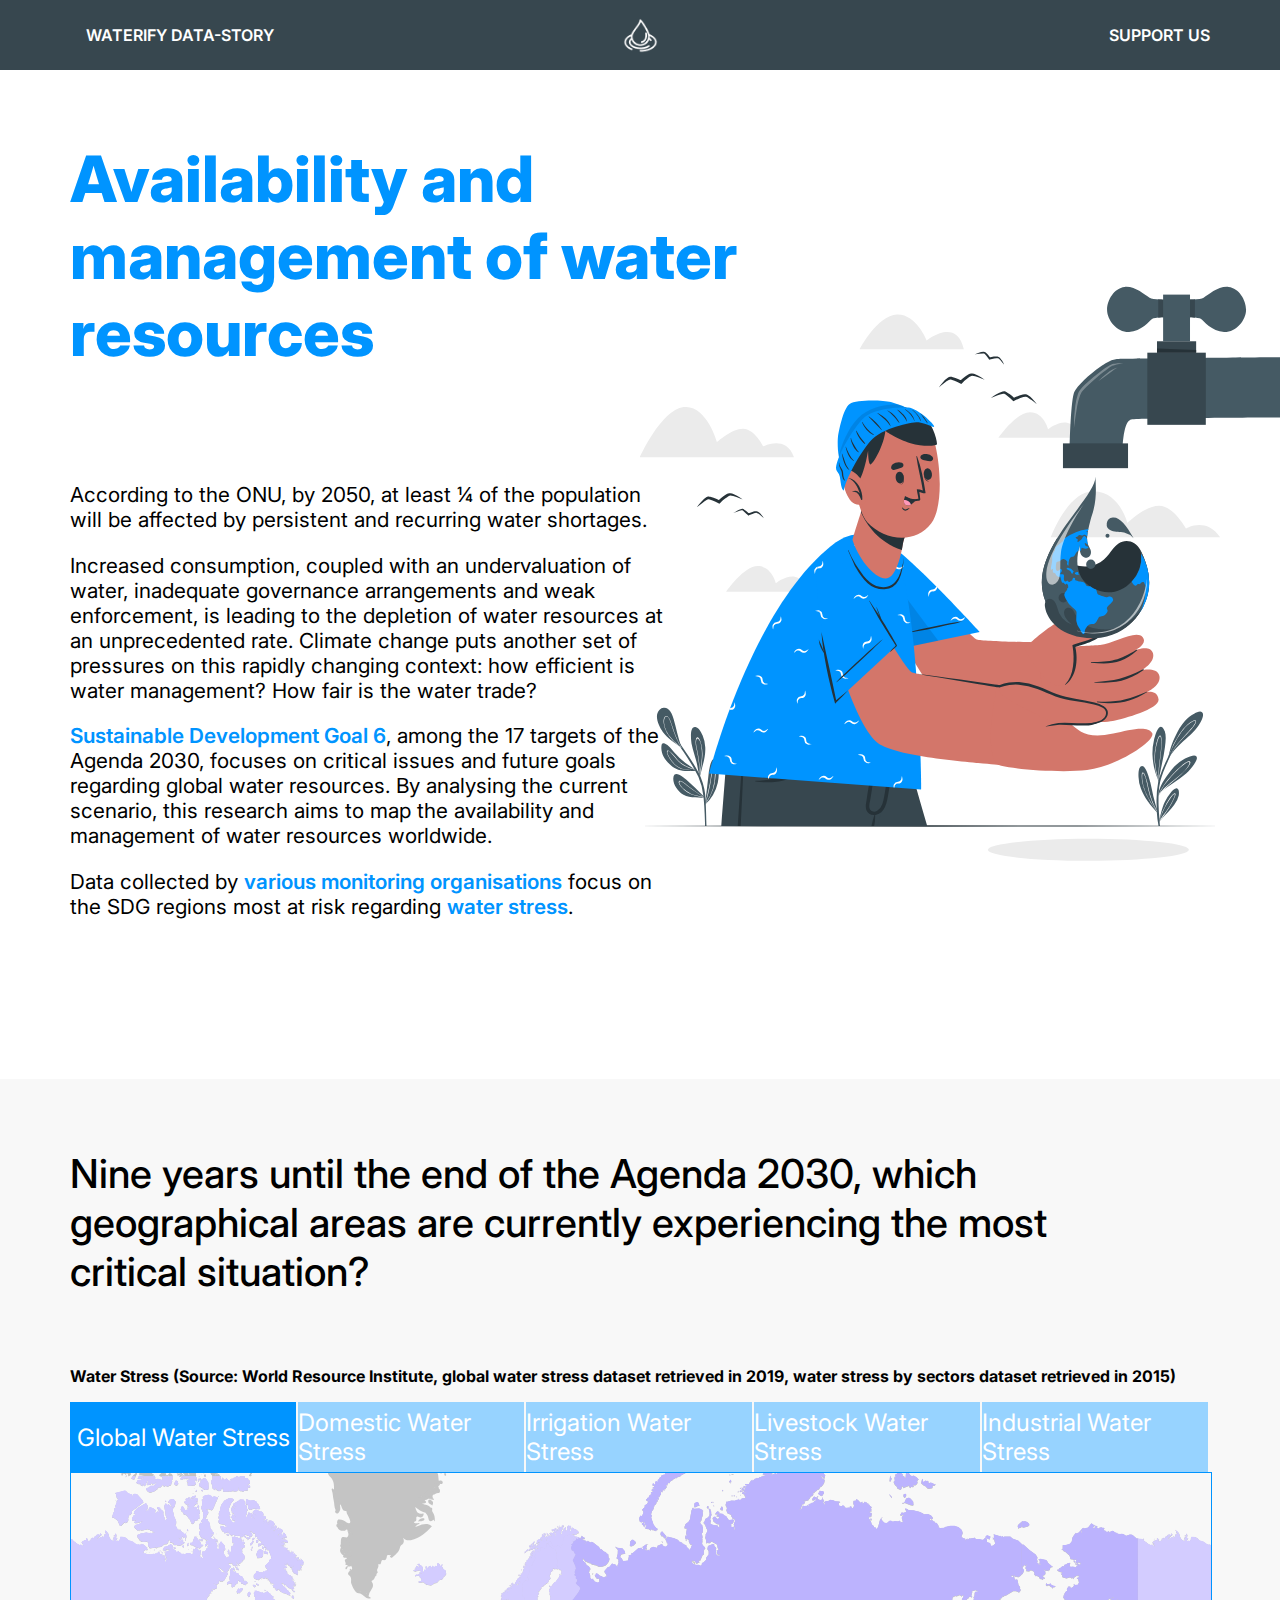
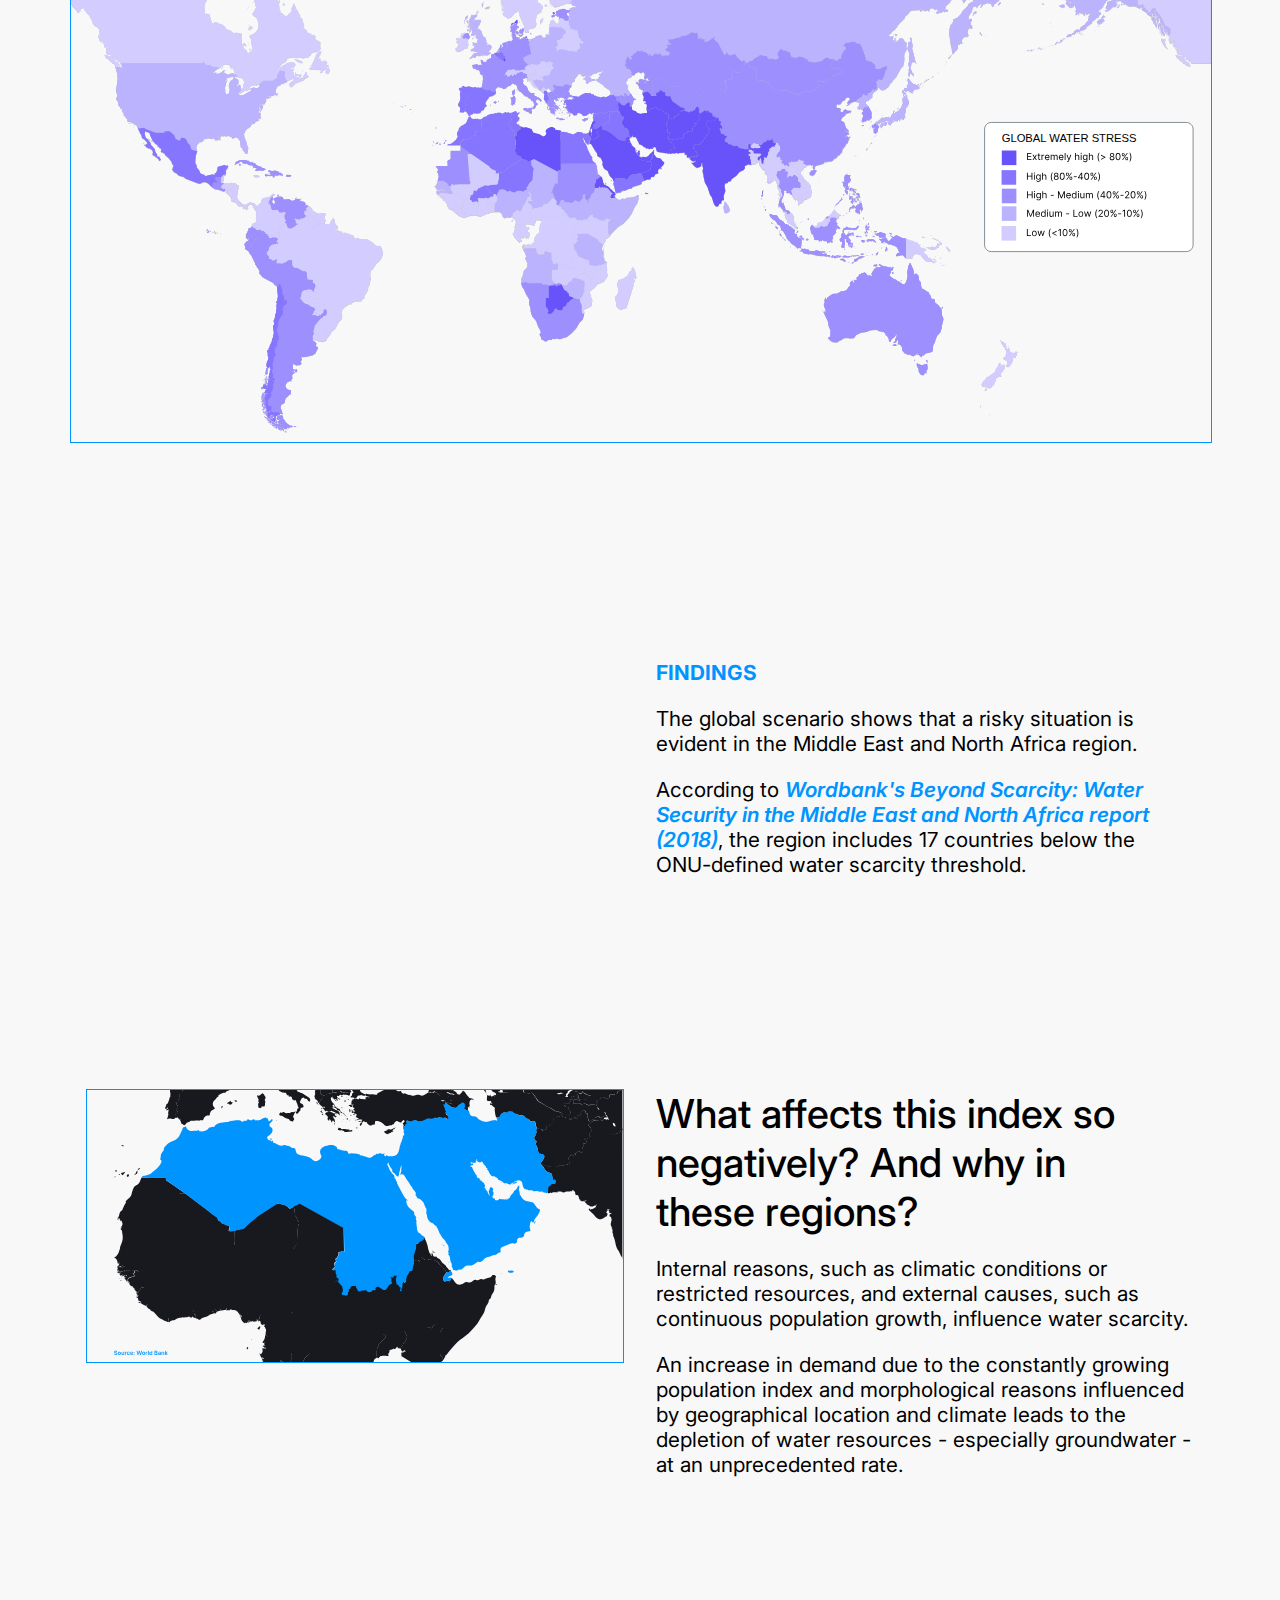
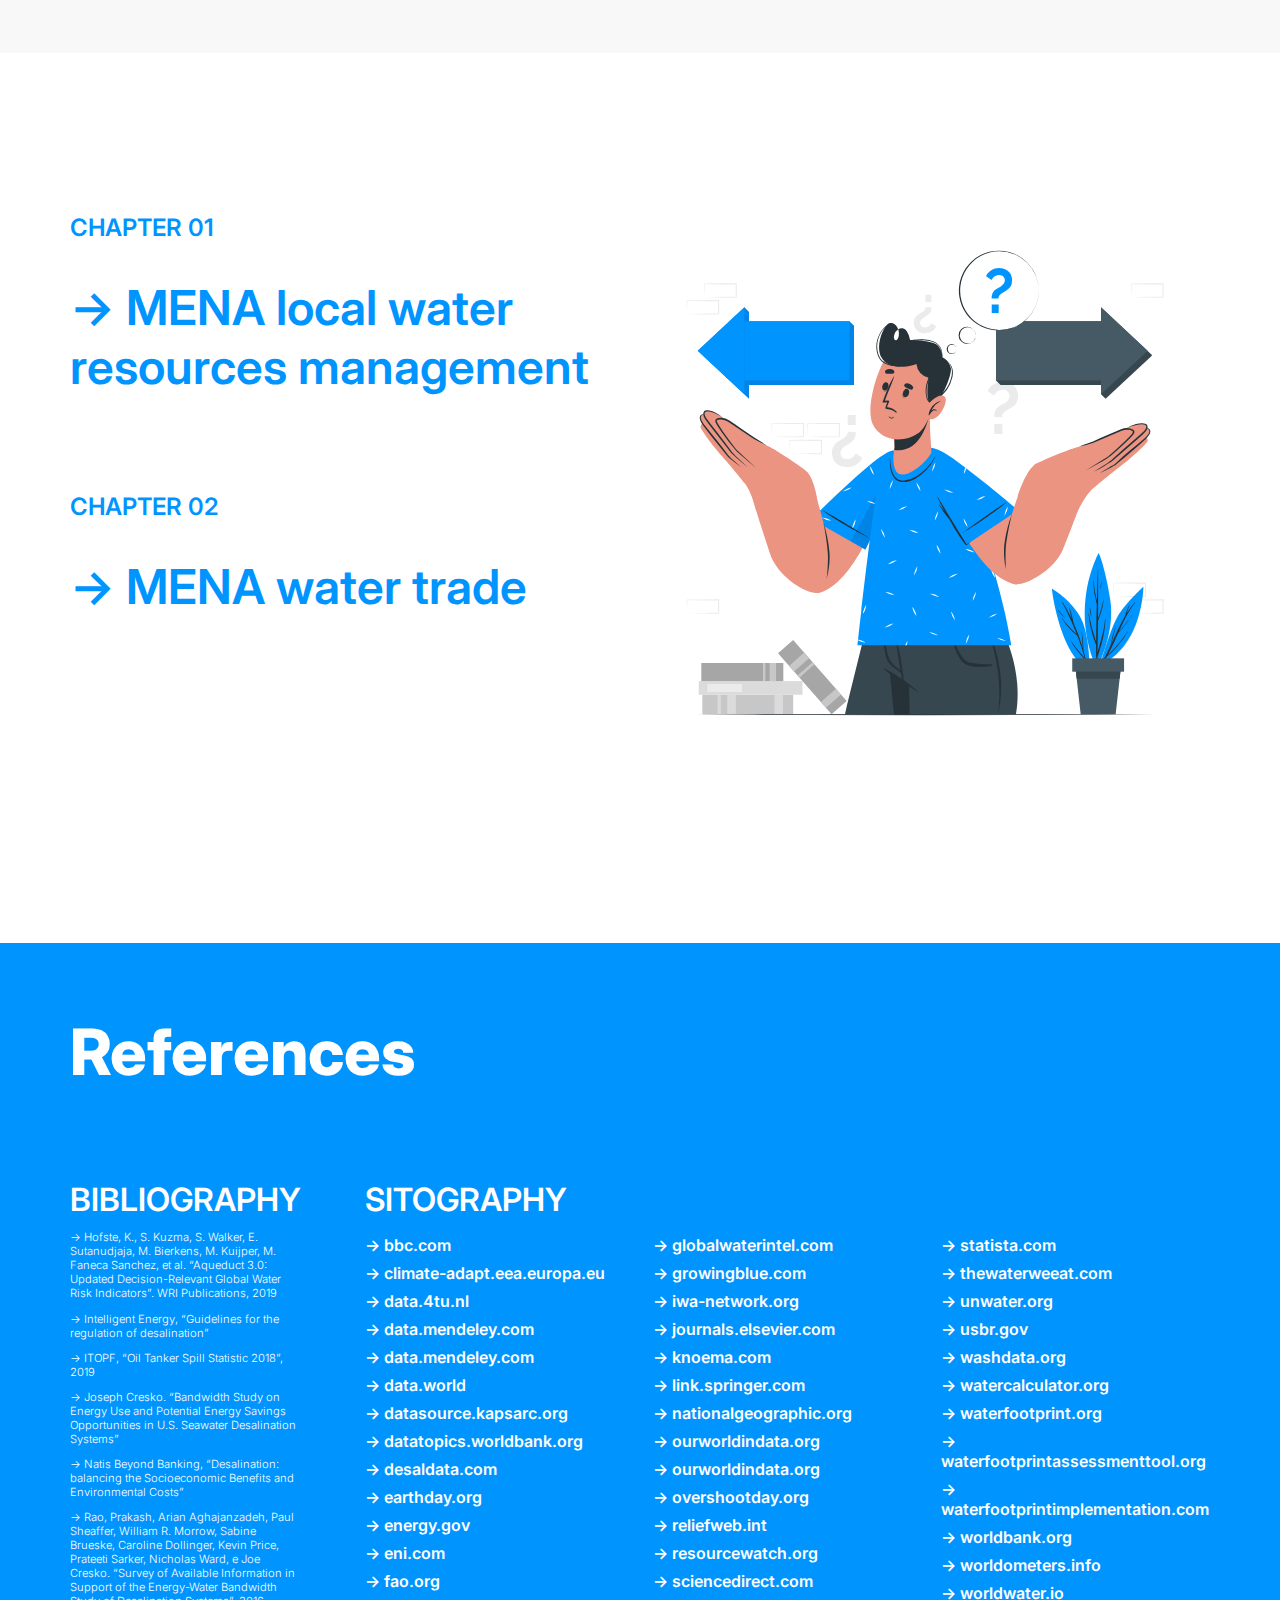
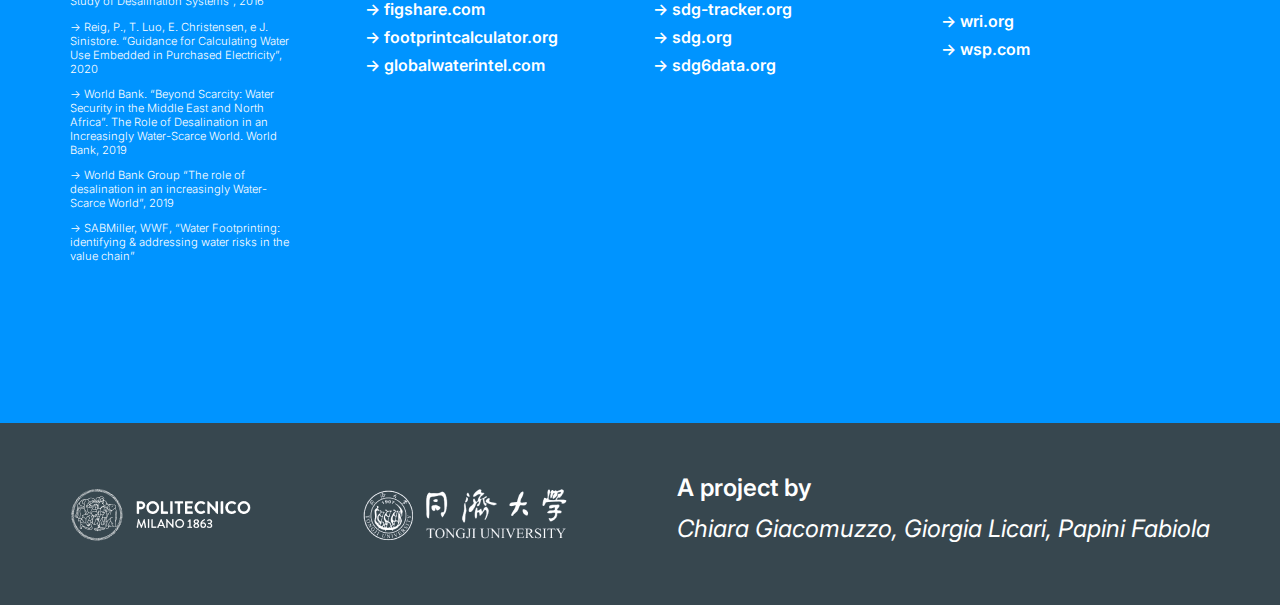
<file: index.html>
<!DOCTYPE html>
<html lang="en">
<head>
    <meta charset="UTF-8">
    <title>WATERIFY A DATA STORY</title>
    <link rel="stylesheet" href="assets/css/style.css">
    <link rel="icon" type="image/png" href="assets/media/favicon.svg"/>
    <script src="https://ajax.googleapis.com/ajax/libs/jquery/3.6.0/jquery.min.js"></script>
    <link href="https://fonts.googleapis.com/css2?family=Inter:wght@400;500;700;800&display=swap" rel="stylesheet">
</head>
<body>
<div id="error">
</div>

<div id="navbar">
    <div id="navbar-logo-container">
        <div class="navbar-logo-text-sx"><a href="index.html">WATERIFY DATA-STORY</a></div>
        <div id="navbar-logo-img"></div>
        <div class="navbar-logo-text-dx"><a target="_blank" href="https://fabpapini96.github.io/waterify/index.html">SUPPORT
            US</a></div>
    </div>
</div>

<div id="container-section">
    <section id="s1" class="section">
        <span class="section-title">Availability and management of water resources</span>
        <div class="section-content">
            <div class="semi-content">
                <p class="content-p">According to the ONU, by 2050, at least ¼ of the population will be affected by
                    persistent and recurring water shortages.</p>
                <p class="content-p">Increased consumption, coupled with an undervaluation of water, inadequate
                    governance arrangements and weak enforcement, is leading to the depletion of water resources at an
                    unprecedented rate. Climate change puts another set of pressures on this rapidly changing context:
                    how efficient is water management? How fair is the water trade?
                </p>
                <p class="content-p"><a target="_blank" href="https://sdgs.un.org/goals/goal6">Sustainable Development
                    Goal 6</a>, among the 17 targets of the Agenda 2030, focuses on
                    critical issues and future goals regarding global water resources. By analysing the current
                    scenario, this research aims to map the availability and management of water resources worldwide.
                </p>
                <p class="content-p">Data collected by <a href="#s4">various monitoring organisations</a> focus on the
                    SDG regions most at
                    risk regarding <a
                            href="https://www.eea.europa.eu/archived/archived-content-water-topic/wise-help-centre/glossary-definitions/water-stress"
                            target="_blank">water stress</a>.</p>
            </div>
            <div class="semi-content">
            </div>

        </div>
    </section>
    <section id="s2" class="section">
        <span class="section-title">Nine years until the end of the Agenda 2030, which geographical areas are currently experiencing the most critical situation?</span>
        <p class="content-p" style="margin-top: 70px"><strong>Water Stress (Source: World Resource Institute, global water stress dataset retrieved in 2019, water stress by sectors dataset retrieved in 2015)</strong></p>
        <div class="section-content" style="padding-top: 0">
            <div id="map-water-stress-container">
                <div id="map-water-stress-button-container">
                    <span class="map-button map-button-active" onclick="showMap('water-stress-svg', this)">Global Water Stress</span>
                    <span class="map-button"
                          onclick="showMap('water-stress-domestic-svg', this)">Domestic Water Stress</span>
                    <span class="map-button" onclick="showMap('water-stress-irrigation-svg', this)">Irrigation Water Stress</span>
                    <span class="map-button" onclick="showMap('water-stress-livestock-svg', this)">Livestock Water Stress</span>
                    <span class="map-button" onclick="showMap('water-stress-industrial-svg', this)">Industrial Water Stress</span>
                </div>
                <div id="map-water-stress">
                    <object id="water-stress-svg" class="map-svg" type="image/svg+xml"
                            data="assets/media/water-stress-global.svg"></object>
                    <object style="display: none" id="water-stress-domestic-svg" class="map-svg" type="image/svg+xml"
                            data="assets/media/map-home-2.svg"></object>
                    <object style="display: none" id="water-stress-irrigation-svg" class="map-svg" type="image/svg+xml"
                            data="assets/media/waterstress-irrigation.svg"></object>
                    <object style="display: none" id="water-stress-livestock-svg" class="map-svg" type="image/svg+xml"
                            data="assets/media/waterstress-livestock.svg"></object>
                    <object style="display: none" id="water-stress-industrial-svg" class="map-svg" type="image/svg+xml"
                            data="assets/media/waterstress-industrial.svg"></object>

                </div>
            </div>
        </div>
        <div class="section-content">
            <div class="semi-content">
            </div>
            <div class="semi-content">
                <p class="sub-title">FINDINGS</p>
                <p class="content-p">The global scenario shows that a risky situation is evident in the Middle East
                    and North Africa region.</p>
                <p class="content-p">According to <a style="font-style: italic"
                                                     href="https://openknowledge.worldbank.org/handle/10986/27659"
                                                     target="_blank">Wordbank's Beyond Scarcity: Water Security in the Middle East and
                    North Africa report (2018)</a>, the region includes 17 countries below the ONU-defined water
                    scarcity threshold.</p>
            </div>
        </div>
        <div class="section-content">
            <div class="semi-content">
                <img style="border: 1px solid #0094FF" src="assets/media/mena-map.svg">
            </div>

            <div class="semi-content">
                <span class="section-title">What affects this index so negatively? And why in these regions?</span>
                <p class="content-p">Internal reasons, such as climatic conditions or restricted resources, and external
                    causes, such as continuous population growth, influence water scarcity.</p>
                <p class="content-p">An increase in demand due to the constantly growing population index and
                    morphological reasons influenced by geographical location and climate leads to the depletion of
                    water resources - especially groundwater - at an unprecedented rate. </p>

            </div>

        </div>

    </section>
    <section id="s3" class="section">
        <div class="section-content">
            <div class="semi-content">
                <span class="section-chapter-title">CHAPTER 01</span>
                <span class="section-chapter-link"><a href="pages/local-water-resources.html">-> MENA local water resources management</a></span>
                <span class="section-chapter-title">CHAPTER 02</span>
                <span class="section-chapter-link"><a href="pages/mena-water-trade.html">-> MENA water trade</a></span>
            </div>
            <div class="semi-content">
                <img src="assets/media/homepage-animation-02.svg">
            </div>
        </div>
    </section>
    <section id="s4" class="section">
        <span class="section-title">References</span>
        <div class="section-content">
            <div id="bibliography">
                <span>BIBLIOGRAPHY</span>
                <p>-> Hofste, K., S. Kuzma, S. Walker, E. Sutanudjaja, M. Bierkens, M. Kuijper, M. Faneca Sanchez, et
                    al. “Aqueduct 3.0: Updated Decision-Relevant Global Water Risk Indicators”. WRI Publications,
                    2019</p>
                <p>-> Intelligent Energy, “Guidelines for the regulation of desalination” </p>
                <p>-> ITOPF, “Oil Tanker Spill Statistic 2018”, 2019 </p>
                <p>-> Joseph Cresko. “Bandwidth Study on Energy Use and Potential Energy Savings Opportunities in U.S.
                    Seawater Desalination Systems” </p>
                <p>-> Natis Beyond Banking, “Desalination: balancing the Socioeconomic Benefits and Environmental
                    Costs” </p>
                <p>-> Rao, Prakash, Arian Aghajanzadeh, Paul Sheaffer, William R. Morrow, Sabine Brueske, Caroline
                    Dollinger, Kevin Price, Prateeti Sarker, Nicholas Ward, e Joe Cresko. “Survey of Available
                    Information in Support of the Energy-Water Bandwidth Study of Desalination Systems”, 2016</p>
                <p>-> Reig, P., T. Luo, E. Christensen, e J. Sinistore. “Guidance for Calculating Water Use Embedded in
                    Purchased Electricity”, 2020 </p>
                <p>-> World Bank. “Beyond Scarcity: Water Security in the Middle East and North Africa”. The Role of
                    Desalination in an Increasingly Water-Scarce World. World Bank, 2019 </p>
                <p>-> World Bank Group “The role of desalination in an increasingly Water-Scarce World”, 2019 </p>
                <p>-> SABMiller, WWF, “Water Footprinting: identifying & addressing water risks in the value chain”</p>
            </div>
            <div id="sitography">
                <span>SITOGRAPHY</span>
                <ul id="sitography-links">
                </ul>
            </div>
        </div>
    </section>
    <div id="footer">
        <div class="footer-logo"><img src="assets/media/logo-polimi.png"></div>
        <div class="footer-logo"><img src="assets/media/logo-tongji.png"></div>
        <div class="footer-text">
            <span class="bold">A project by</span>
            <span class="italic">Chiara Giacomuzzo, Giorgia Licari, Papini Fabiola</span>
        </div>
    </div>
</div>
<script src="https://ajax.googleapis.com/ajax/libs/jquery/3.6.0/jquery.min.js"></script>
<script src="assets/js/map-controller.js"></script>
<script src="assets/data/data.js"></script>
<script src="assets/js/script.js"></script>
</body>
</html>
</file>
<file: assets/css/style.css>
html {
    scroll-behavior: smooth;
}

body {
    font-family: "Inter", sans-serif;
!important background-color: white;
    font-weight: 400;
    color: black;
    margin: 0;
  }

@media only screen and (max-width: 1200px) {
      #error{
        display: block !important;
        background-position: center !important;
      }
      #navbar{
        display: none !important;
      }
      #navbar-logo-container{
        display: none !important;
      }
      #container-section{
        display:none;
      }
}

#error {
  background-image: url('../media/error.png');
  height: 100vh;
  width: 100vw;
  z-index: 999;
  display: none;
}

a {
    color: #0094FF;
    font-weight: 600;
    text-decoration: none;
}

a:hover {
    text-decoration: underline;
}

#navbar a {
    color: white;
    font-weight: 600;
    text-decoration: none;
}

navbar a:hover {
    text-decoration: none;
}


#navbar {
    height: 70px;
    background-color: #37474F;
    color: white;
    display: flex;
    justify-content: space-between;
    align-items: center;
    padding: 0 70px 0 70px;
    position: sticky;
    top: 0;
    left: 0;
    z-index: 100;
}

#navbar-logo-container {
    width: 100%;
    height: 100%;
    color: white;
    display: flex;
    align-items: center;
    justify-content: space-between;
}

.navbar-logo-text-dx {
    font-weight: bold;
    margin-left: 1em;
    width: 200px;
    text-align: right;
}

.navbar-logo-text-sx {
    font-weight: bold;
    margin-left: 1em;
    width: 200px;

}

#navbar-logo-img {
    background-image: url("../media/icon-navbar.png");
    background-size: cover;
    height: 35px;
    width: 35px;
}

.section {
    display: flex;
    flex-direction: column;
    justify-content: space-between;
    padding: 70px 70px 70px 70px;
}

.section-title {
    width: 70%;
    font-size: 4em;
    color: #0094FF;
    font-weight: 800;
}

.section-chapter-title {
    width: 70%;
    font-size: 1.5em;
    color: #0094FF;
    font-weight: 600;
    margin-bottom: 1.5em;
}

.section-chapter-link {
    width: 100%;
    font-size: 3em;
    color: #0094FF;
    font-weight: 800;
    margin-bottom: 2em;
}

.section-chapter-link:hover {
    text-decoration: underline;
    cursor: pointer;
}

.section-content {
    display: flex;
    justify-content: space-between;
    padding: 90px 0 90px 0;
}

.section-content-chart {
    display: flex;
    justify-content: space-between;
    padding: 0;
}

.semi-content {
    display: flex;
    flex-direction: column;
    width: 50%;
}

.section-content p {
    font-size: 1.3em;
    margin: 1em 0 0 0;
}


.left {
    width: 50%;
}

#s1 {
    padding-right: 0 !important;
    background-image: url("../media/homepage-animation-01.svg");
    background-position: right;
    background-size: 700px;
    background-repeat: no-repeat;
}

#s2 {
    background-color: #F8F8F8;
}

#s2 .semi-content {
    padding: 1em;
}

#s2 span.section-title {
    font-size: 2.5em;
    width: 90%;
    font-weight: 500;
    color: black;
}

.question-title {
    font-size: 2.5em;
    width: 90%;
    font-weight: 500;
    margin-top: 70px;
    color: black;
}

#map-water-stress-container {
    display: flex;
    flex-direction: column;
    width: 100%;
}

#map-water-stress-button-container {
    display: flex;
    justify-items: left;
    height: 70px;

}

.map-svg{
    width:100%;
}

.map-button-active {
    background-color: #0094FF !important;
}

.map-button:hover {
    background-color: #0094FF;
}

.map-button {
    display: flex;
    font-size: 1.5em;
    justify-content: center;
    align-items: center;
    background-color: #97D3FF;
    color: white;
    width: 300px;
    margin-right: 2px;
    cursor: pointer;

}

#map-water-stress {
    width: 100%;
    border: 1px solid #0094FF;
    /*background-color: rgba(0, 0, 0, 0.16);*/
}

.sub-title {
    color: #0094FF;
    font-weight: 700;
}

.bold {
    font-weight: 600;
}

#s4 {
    background-color: #0094FF;
    color: white;
    display: flex;
}

#s4 span.section-title {
    color: white;
}

#s4 .section-content {
    justify-content: left;
}

#bibliography {
    margin-right: 4em;
    width: 25%;
}

#sitography {
    margin-right: 2em;
}

#bibliography > span, #sitography > span {
    margin-bottom: 1em;
    font-size: 2em;
    font-weight: 600;
}

#bibliography > p, #sitography > p {
    font-size: .7em;
    font-weight: 300;
}

#sitography-links {
    text-decoration: none;
    list-style-type: none;
    margin-left: 0;
    column-count: 3;
    column-gap: 20px;
    padding: 0;
}

#sitography-links li {
    margin-bottom: .5em;
}

#sitography-links a {
    text-decoration: none;
    color: white;
}

#sitography-links a:hover {
    text-decoration: underline;
}

#footer {
    color: white;
    display: flex;
    background-color: #37474F;
    flex-direction: row;
    justify-content: space-between;
    align-content: center;
    padding: 50px 70px 50px 70px;
}

.footer-text {
    display: flex;
    flex-direction: column;
    height: 100%;
    align-content: center;
}

.italic {
    font-style: italic;
}

.footer-logo {
    display: flex;
    align-items: center;
}

.footer-text span {
    font-size: 1.5em;
    margin-bottom: .5em;
}

.chart {
    padding: 70px 0 0 0;
    display: flex;
    justify-content: center;
}

#s7, #s8 {
    background-color: #F8F8F8;
}

#s10 {
    background-color: #0094FF;
    display: flex;
    align-items: center
}

#s10 a {
    color: white;

}

#s10 span {
    display: flex;
    justify-content: center;
    color: white;
    margin-top: 2em;
}

#s10 p {
    width: 70%;
    color: white;
    line-height: 2;
    font-size: 1.5em;
    text-transform: uppercase;
}

.ord-list{
    color: #0094FF;
    font-size: 1.3em;
    font-weight: 600;
    margin: 1em 0 0 0;
}

#treemap-1-tech-mena, #treemap-2-tech-mena{
    padding: 70px 0 0 0; !important
}

.legend{
    width: 100%;
    display: flex;
    justify-content: center;
}

.card-container{
    width: 100%;
    display: flex;
    justify-content: space-between;
    flex-direction: row;
}

.card{
    width: 350px;
    height: 350px;
    padding: 2em;
    border: 2px solid #0094FF;
    display: flex;
    flex-direction: column;
}

.card-title{
    width: 100%;
    color: #0094FF;
    font-weight: 700;
    font-size: 2em;
    margin-bottom: 1em;
}

.card-content{
    display: flex;
    flex-direction: column;
}

.card-content span{
    font-size: 1.5em;
    margin-bottom: .5em;
}
</file>
